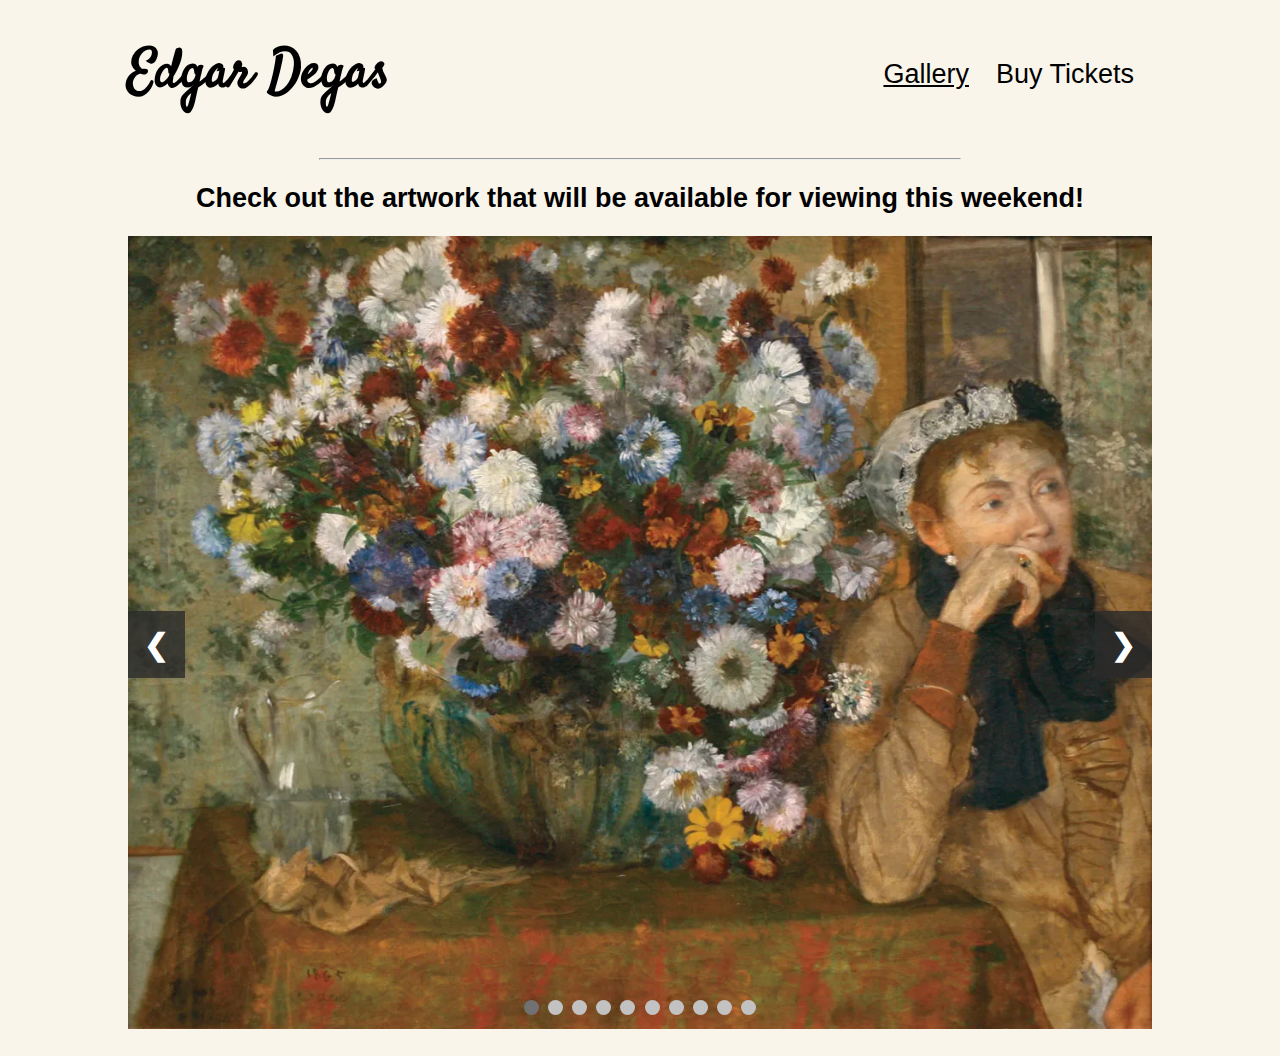
<file: gallery.html>
<!DOCTYPE html>
<html>
    <head>
        <title> Edgar Degas - Gallery </title>
        <link rel="stylesheet" type="text/css" href="style.css">
	   <!-- <link rel="stylesheet" href="gallery.css"> -->
        <link href="https://fonts.googleapis.com/css2?family=Satisfy&display=swap" rel="stylesheet"> 
    </head>
    <body>
      <nav>
          <div class="header"> 
              <a href="index.html"><h1>Edgar Degas</h1></a>
              <div class="nav">
                  <a href="gallery.html" style="text-decoration: underline"><p class="navItem"> Gallery </p></a>
                  <a href="tickets.html"><p class="navItem"> Buy Tickets </p></a>
              </div>
          </div>
          <hr style="width: 50vw; text-align: center; border-width: 0.2px">
      </nav>

      <h2 style="text-align: center;"> Check out the artwork that will be available for viewing this weekend!</h2>
      <div class="slideshow_container">
        <img class="mySlides" src="images/Gallery/1.jpg" alt="A Woman Seated Beside a Vase of Flowers" style="width: 100%">
        <img class="mySlides" src="images/Gallery/2.jpg" alt="Ballet at the Paris Opera, 1877: Edgar Degas’ Portrayal of Fleeting Beauty" style="width: 100%">
        <img class="mySlides" src="images/Gallery/3.jpg" alt="The Ballet From “Robert le Diable”, 1871-72: A Snapshot of Ballet History" style="width: 100%">
        <img class="mySlides" src="images/Gallery/4.jpg" alt="The Rehearsal of the Ballet Onstage, 1874: Light & Dark at Play" style="width: 100%">
        <img class="mySlides" src="images/Gallery/5.jpg" alt="The Dance Class, 1874: Everyday Life at the Paris Opera Ballet" style="width: 100%">
        <img class="mySlides" src="images/Gallery/6.jpg" alt="The Star, 1879-81: The Autonomy of the Prima Ballet Dancer" style="width: 100%">
        <img class="mySlides" src="images/Gallery/7.jpg" alt="Two Dancers, 1893-98: Edgar Degas Looks Into the Wings" style="width: 100%">
        <img class="mySlides" src="images/Gallery/8.jpg" alt="On the Stage, 1876-77: Edgar Degas’ Movement" style="width: 100%">
        <img class="mySlides" src="images/Gallery/9.jpg" alt="The Bellelli Family (1858-67)" style="width: 100%">
        <img class="mySlides" src="images/Gallery/10.jpg" alt="Monsieur and Madame Édouard Manet (1868-69)" style="width: 100%">

        <a class="prev" onclick="plusSlides(-1)">&#10094;</a>
        <a class="next" onclick="plusSlides(1)">&#10095;</a>

        <p id="galleryOver"> This is the name of the thing </p>
        <div class="dots">
          <span class="dot" onclick="currentSlide(0)"></span>
          <span class="dot" onclick="currentSlide(1)"></span>
          <span class="dot" onclick="currentSlide(2)"></span>
          <span class="dot" onclick="currentSlide(3)"></span>
          <span class="dot" onclick="currentSlide(4)"></span>
          <span class="dot" onclick="currentSlide(5)"></span>
          <span class="dot" onclick="currentSlide(6)"></span>
          <span class="dot" onclick="currentSlide(7)"></span>
          <span class="dot" onclick="currentSlide(8)"></span>
          <span class="dot" onclick="currentSlide(9)"></span>
        </div>
      </div>


      </body>
      <script>
        let slideIndex = 0;
        showSlides(slideIndex); //To always run

        function plusSlides(n) {
            showSlides(slideIndex += n);
        }

        function currentSlide(n) {
            showSlides(slideIndex = n);
        }

        function showSlides(n) {
            let i;
            let slides = document.getElementsByClassName("mySlides");
            let dots = document.getElementsByClassName("dot");
            if (n == slides.length) {slideIndex = 0}
            if (n < 0) {slideIndex = slides.length-1}
            for (i = 0; i < slides.length; i++) {
                slides[i].style.display = "none";
            }
            for (i = 0; i < dots.length; i++) {
                dots[i].className = dots[i].className.replace(" active", "");
            }
            slides[slideIndex].style.display = "block";
            dots[slideIndex].className += " active";
            document.getElementById("galleryOver").innerHTML = slides[slideIndex].getAttribute("alt");
        }
      </script>
</html>
</file>
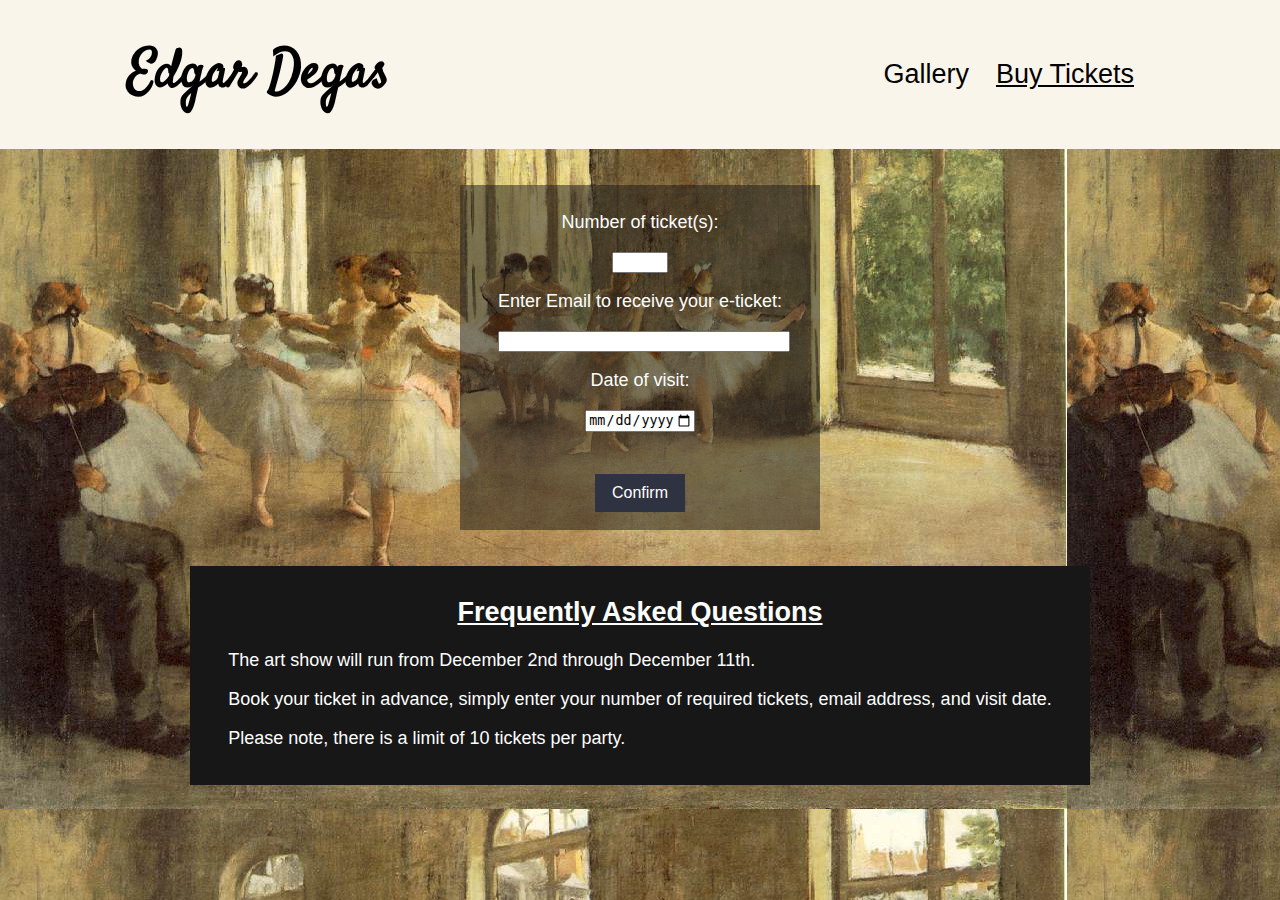
<file: tickets.html>
<!DOCTYPE html>
<html>
	<head>
		<title>Edgar Degas - Buy Tickets</title>
		<link rel="stylesheet" type="text/css" href="style.css">
		<link href="https://fonts.googleapis.com/css2?family=Acme&display=swap" rel="stylesheet">
        <link href="https://fonts.googleapis.com/css2?family=Satisfy&display=swap" rel="stylesheet"> 
	</head>
	<body style="background-image: url(images/degas.rehearsal.jpg); background-size: auto">
		<nav>
            <div class="header"> 
                <a href="index.html"><h1>Edgar Degas</h1></a>
                <div class="nav">
                    <a href="gallery.html"><p class="navItem"> Gallery </p></a>
                    <a href="tickets.html"><p class="navItem" style="text-decoration: underline;"> Buy Tickets </p></a>
                </div>
            </div>	
        </nav>

		<div class="ticket_container">
			<div class="tickets">
				<div>
					<p>Number of ticket(s):</p>
					<input type="number" min="0" max="10"  id="numberTicket">
				</div>
				<div>
					<p>Enter Email to receive your e-ticket:</p>
					<input type="email" style="width: 100%" id="emailAddress">
				</div>
				<div>
					<p>Date of visit:</p>
					<input type="date" min="2022-12-02" max="2022-12-11" id="dateVisit" required>
				</div>
				<br><br><button class="button" onclick="checkEmail(), confirm()">Confirm</button><!-- first check the email is valid, then confirm the tickets -->
			</div>
		
			
			<div class="ticket_info">
				<h2 style="text-align: center;text-decoration: underline;"> Frequently Asked Questions </h2>
				<p>The art show will run from December 2nd through December 11th. </p> 
				<p>Book your ticket in advance, simply enter your number of required tickets, email address, and visit date.</p>
				<p>Please note, there is a limit of 10 tickets per party.</p> 
			</div>
		</div>

		<script>
			var validEmail = false;

			function checkEmail() {
				var mailFormat=/^[a-zA-Z0-9.!#$%&'*+/=?^_`{|}~-]+@[a-zA-Z0-9-]+(?:\.[a-zA-Z0-9-]+)*$/; //to use RegEx to confirm that the email is valid
				var getEmail=document.querySelector("#emailAddress").value;
					if (getEmail.match(mailFormat)) {
						validEmail = true;
					}
					else {
						validEmail = false;
					}
			}

			function confirm() {
				var getNumber=document.querySelector("#numberTicket").value;
				if (getNumber<1) { //check that they've entered numbers first
					alert("Please select your number of tickets!");
				}else{
					if(document.getElementById("dateVisit").value == ""){
						alert("Please select a date!");
					}else{
						if(validEmail){ //check that the email is valid
							if (getNumber==1) {
								alert("One ticket has been sent to your email!");
							}else {
								alert(getNumber+" tickets have been sent to your email!");
							}
						}else{
							alert("Email invalid, please re-enter.");
						}
					}
				}
			}
		</script>
	</body>
</html>
</file>
<file: style.css>
body{
  margin: 0vw;
  background-color: #faf5eb;
  font-family: 'Constantia', sans-serif;
  font-size: 18px;
}

h1{
  font-size: 3em;
  font-family: 'Satisfy', cursive;
}

h3{
  color: darkcyan;
  font-weight: bold;
  font-size: 1.3em;
  font-family: 'DejaVu Math TeX Gyre';
}

a{
  color: black;
  text-decoration: none;
}

a:hover{
  text-decoration: underline;
}

.button{
  background-color: #2f3240;
  border: none;
  color: white;
  padding: 10px 17px;
  text-align: center;
  text-decoration: none;
  display: inline-block;
  font-size: 16px;
}

.button:hover{
  cursor: pointer;
}

/* CSS FOR HEADER */
.header{
  display: flex;
  flex-flow: row wrap;
  justify-content: space-between;
  padding: 0vh 10vw 0vh 10vw;
  background-color: #faf5eb;
  background-size: 100%;
}

.nav{
  display: flex;
  flex-flow: row nowrap;
  justify-content: space-evenly;
  padding-right: 1em;
  align-self: center;
}

.navItem{
  padding-left: 1em;
  font-size: 1.5em;
}

/* CSS FOR INDEX */

.imageContainer{
  position: relative;
  width: 90vw;
}

.indImages{
  width: 50vw; 
  height:500px; 
  object-fit: cover;
}

#imageText{
  position: absolute; 
  padding: 4vh 2vw;
  top: 20%; 
  right: -50px;
  font-size: 1.5em;
  color: black;
  background-color: #faf5eb;
}

/* CSS FOR GALLERY */
.slideshow_container {
  position: relative;
  margin: 0vh 10vw 3vh;
}
  
.mySlides {
  display: none;
}

#galleryOver{
  opacity: 0;
  position: absolute;
  top: 40%;
  bottom: 42%;
  height: fit-content;
  left: 30%;
  right: 30%;
  text-align: center;
  color: white;
  transition: all 0.5s ease 0s;
  font-size: 1.5em;
  padding: 3vh 2vw;
  background-color: rgba(34, 34, 34, 0.8);
}

.slideshow_container:hover #galleryOver{
  opacity: 1;
}

.prev, .next {
  cursor: pointer;
  position: absolute;
  top: 50%;
  margin-top: -22px;
  padding: 16px;
  color: white;
  font-weight: bold;
  font-size: 30px;
  background-color:rgba(43, 43, 43, 0.8);
}

.next {
  right: 0;
  border-radius: 3px 0 0 3px;
}

.prev:hover, .next:hover {
  background-color: rgba(0,0,0,0.8);
}

.dots{
  text-align:center; 
  margin-top: 1vh; 
  margin-bottom: 1vh; 
  position: absolute; 
  bottom:0; 
  left: 20%; 
  right: 20%;
}

.dot {
  cursor: pointer;
  height: 15px;
  width: 15px;
  margin: 0 2px;
  background-color: rgb(194, 194, 194);
  border-radius: 50%;
  display: inline-block;
  transition: background-color 0.6s ease;
}

.active, .dot:hover {
  background-color: #717171;
}

/* CSS FOR TICKET PAGE */
.ticket_container{
  margin-top: 4vh;
  display: flex;
  flex-flow: column nowrap;
  align-items: center;
}

.tickets{
  /* background-color: rgb(134, 134, 165);  */
  width: fit-content; 
  text-align: center;
  color: white;  
  background-color: rgba(23, 23, 23, 0.5);
  padding: 1vh 3vw 2vh;
}

.ticket_info{
  margin-top: 4vh;
  margin-bottom: 4vh;
  color: white;  
  background-color: rgb(23, 23, 23);
  padding: 1vh 3vw 2vh;
}
</file>
